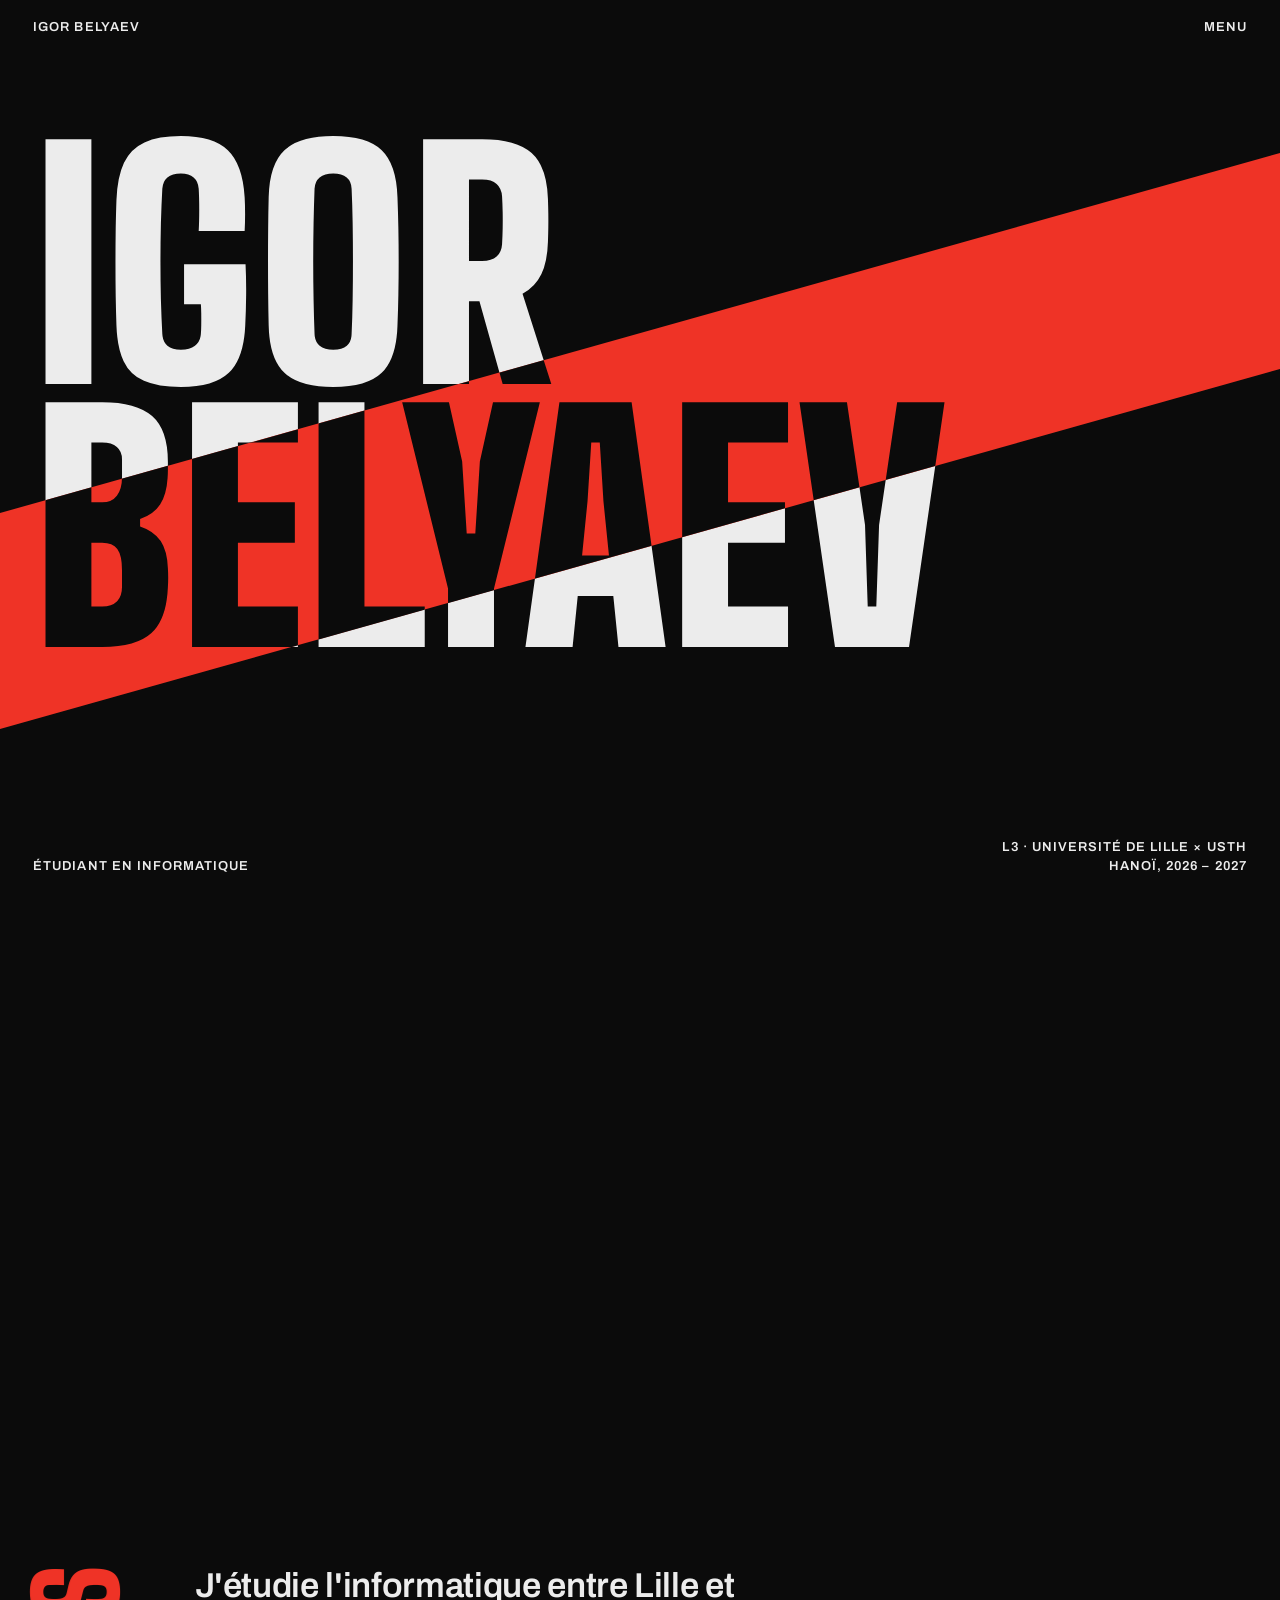
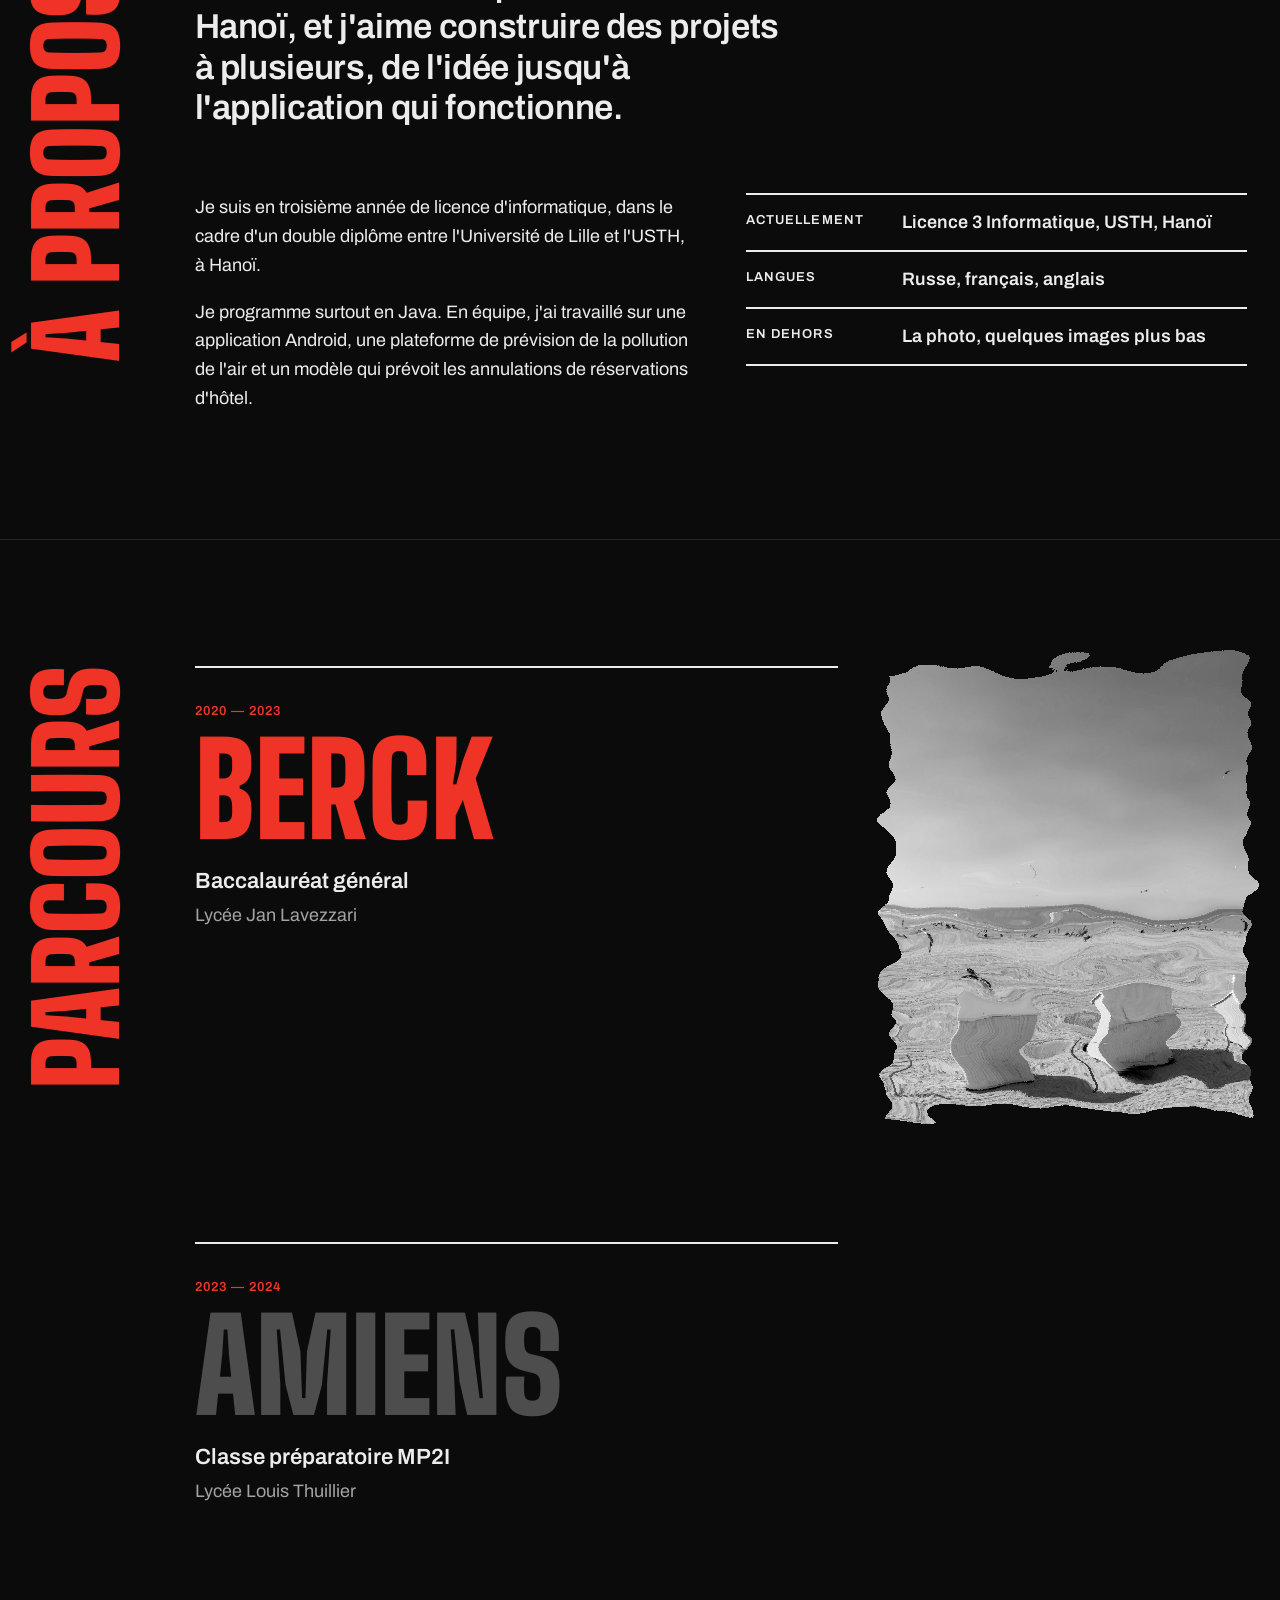
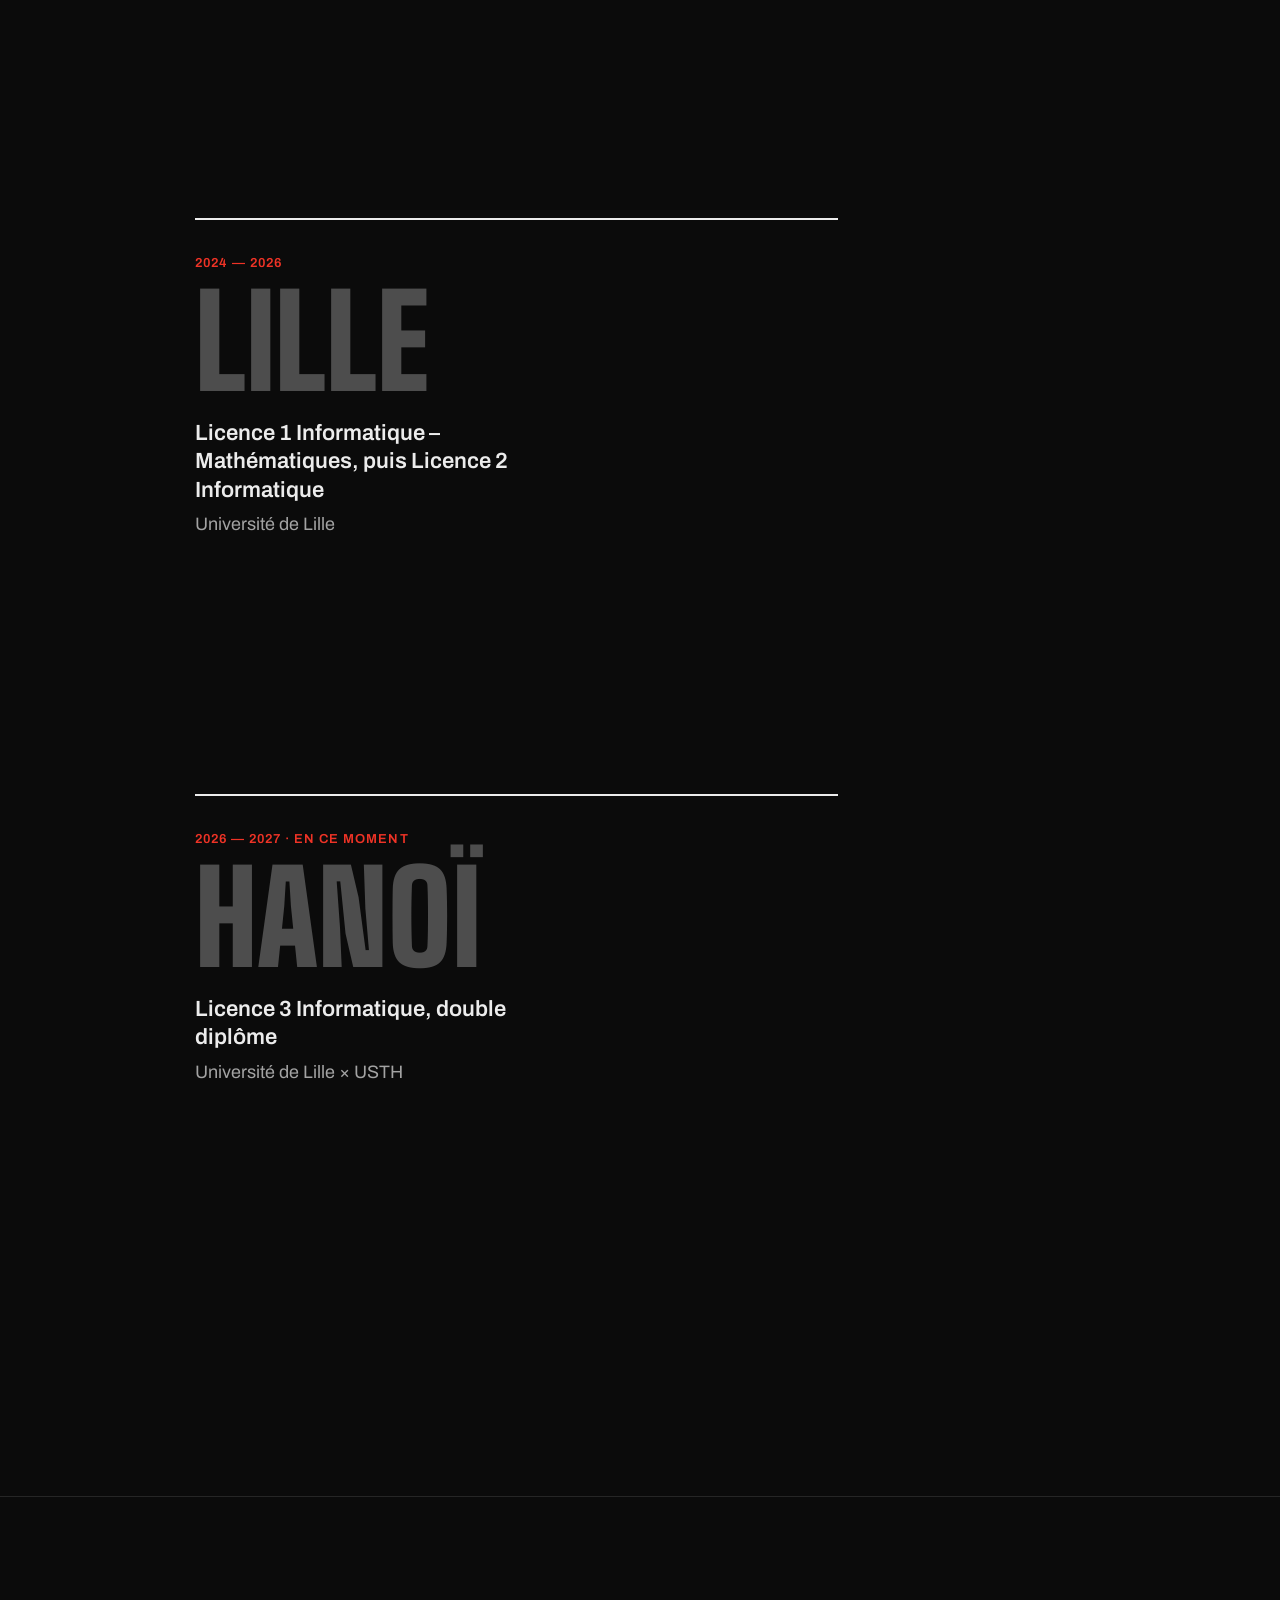
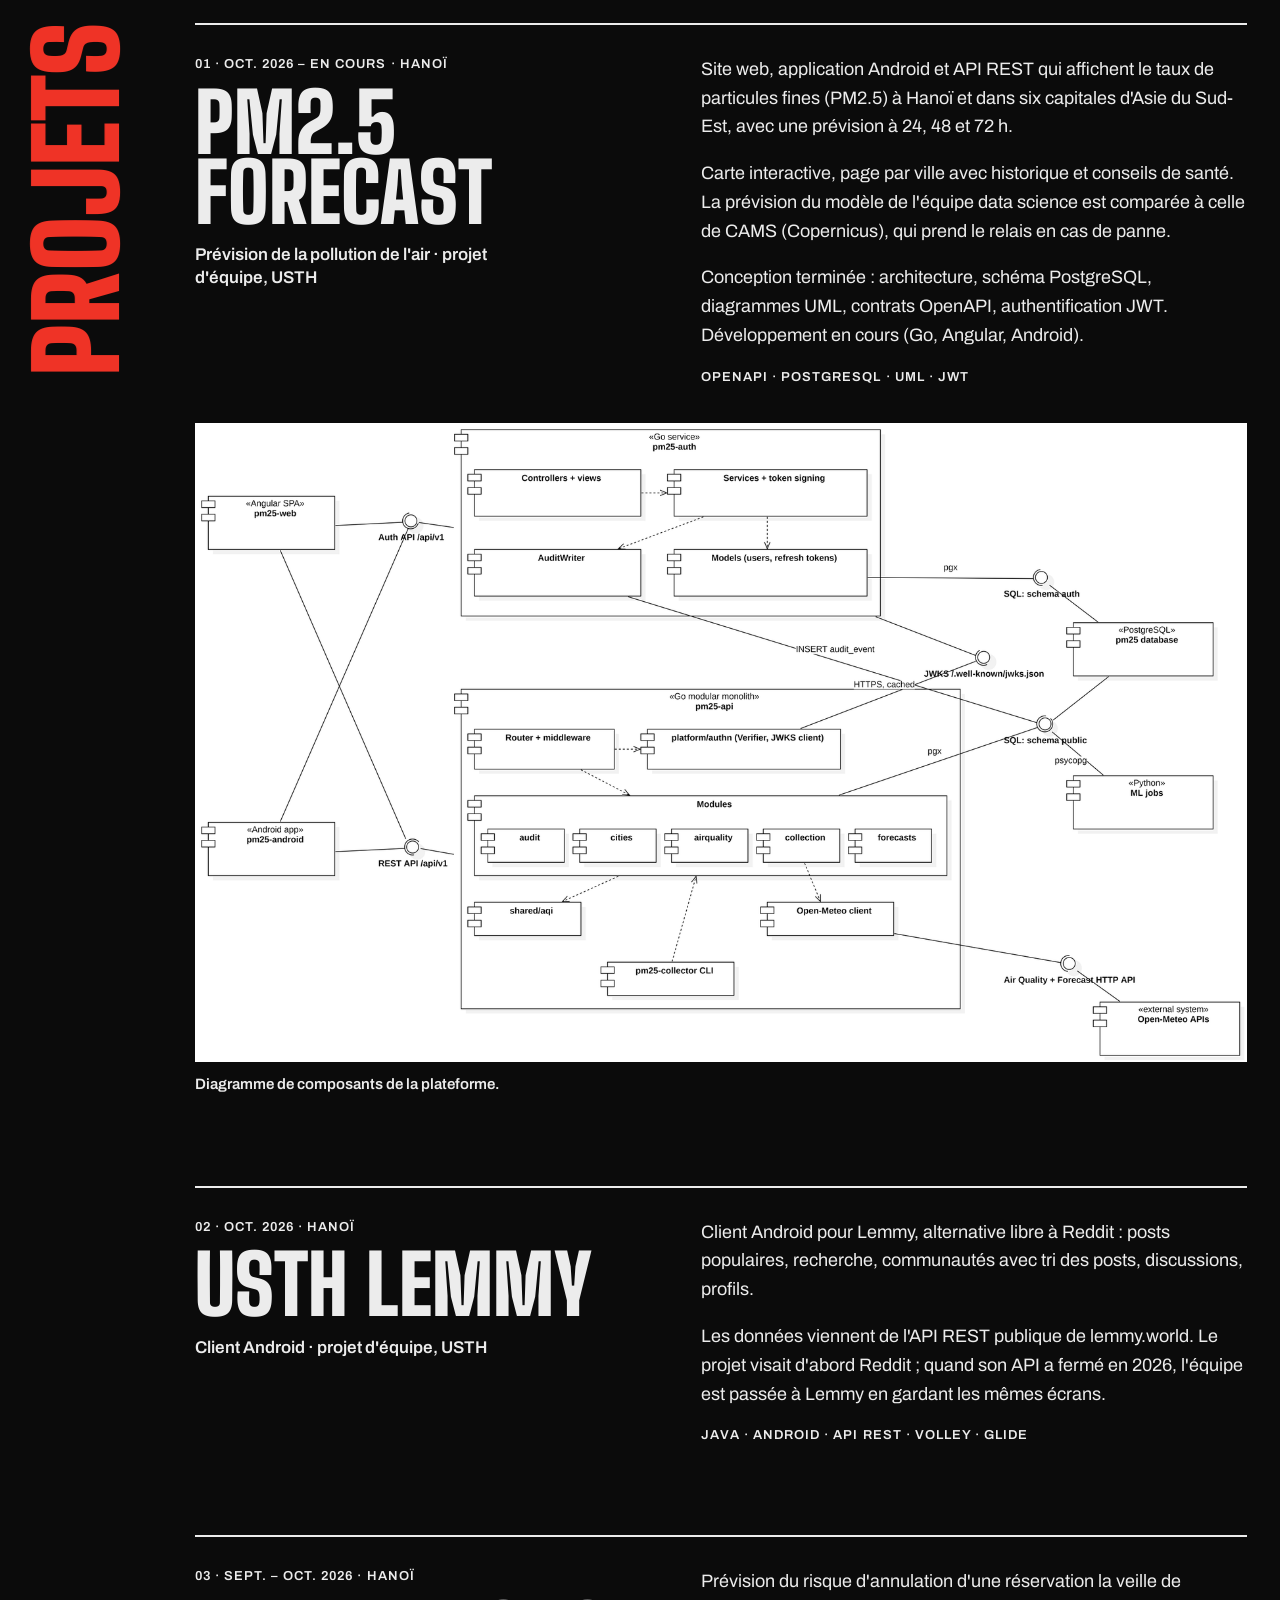
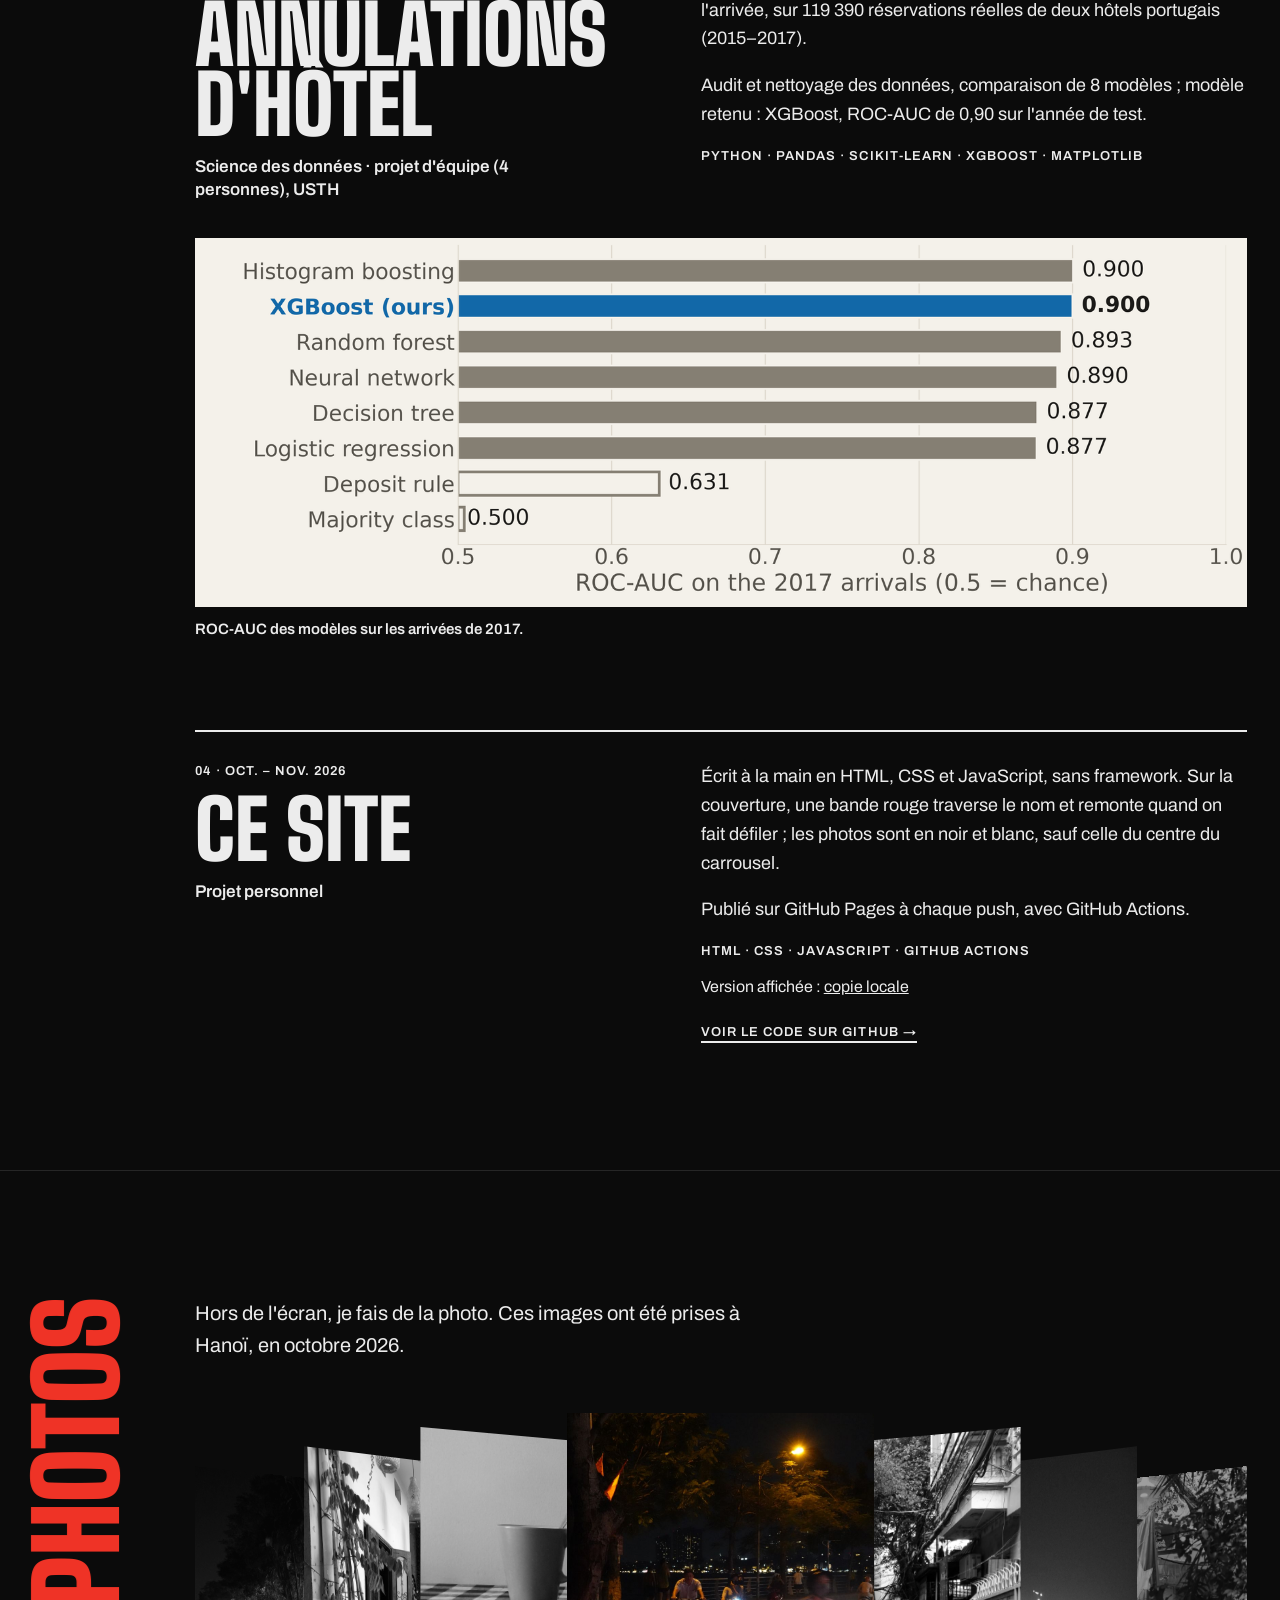
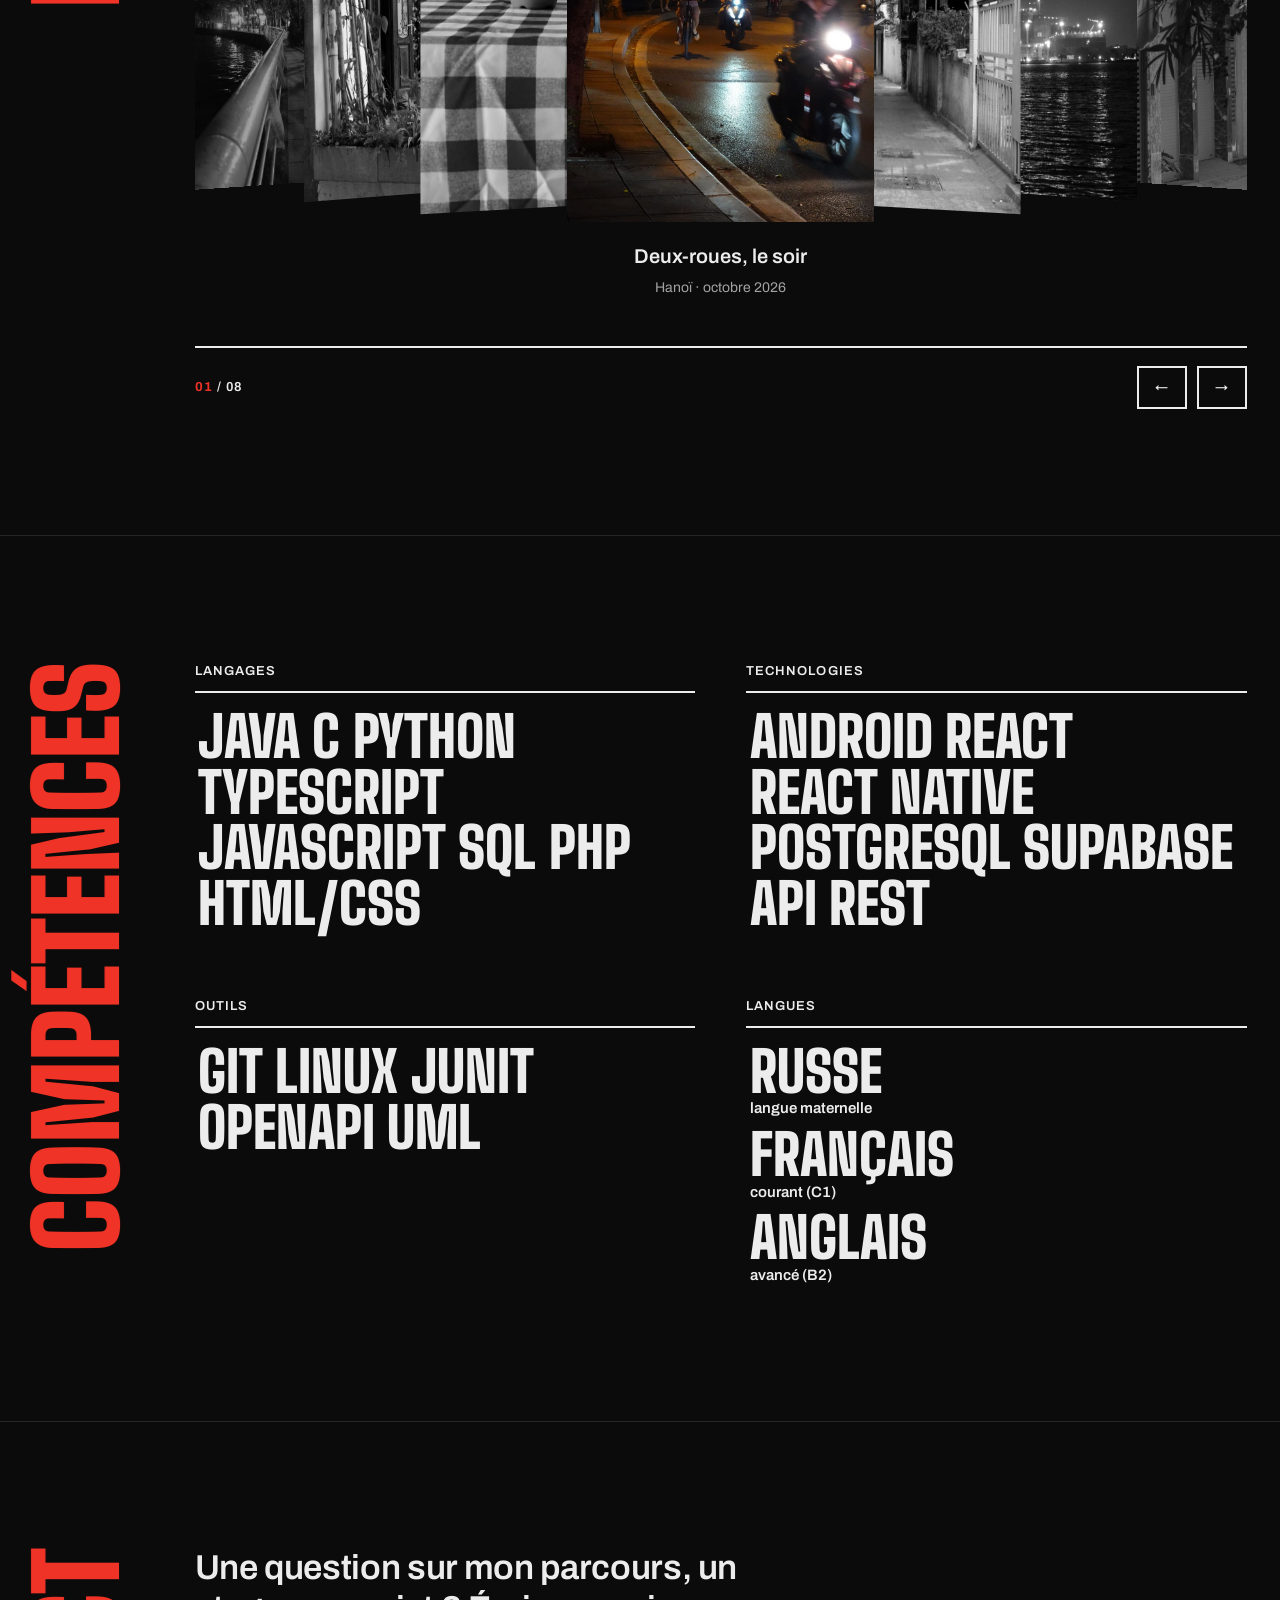
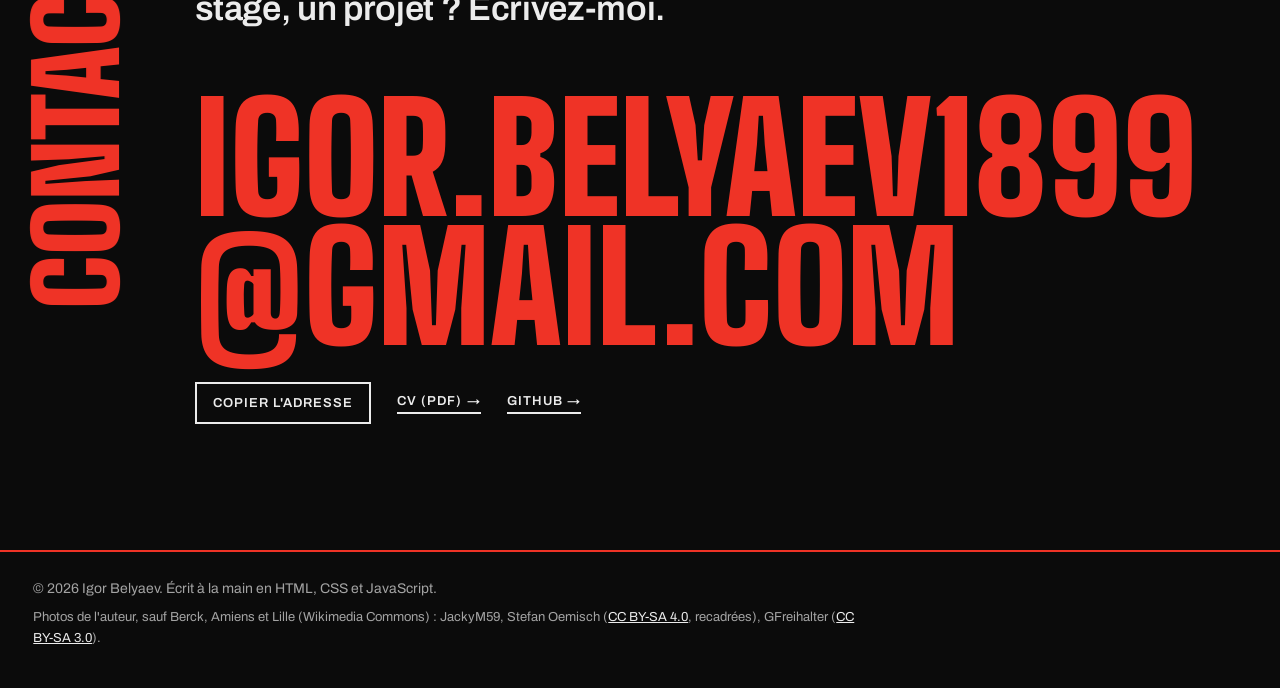
<file: site/index.html>
<!doctype html>
<html lang="fr">
<head>
  <meta charset="utf-8">
  <meta name="viewport" content="width=device-width, initial-scale=1">
  <title>Igor Belyaev</title>
  <meta name="description" content="Igor Belyaev, étudiant en troisième année d'informatique (Université de Lille et USTH, Hanoï) : projets, parcours, compétences et photos.">
  <link rel="canonical" href="https://rogirouge.github.io/portfolio/">
  <link rel="icon" href="img/favicon.png" sizes="32x32">
  <link rel="apple-touch-icon" href="img/apple-touch-icon.png">
  <!-- aperçu quand on partage le lien (Telegram, mail, réseaux) -->
  <meta property="og:type" content="website">
  <meta property="og:locale" content="fr_FR">
  <meta property="og:title" content="Igor Belyaev">
  <meta property="og:description" content="Étudiant en informatique (Université de Lille × USTH, Hanoï) : projets, parcours et photos.">
  <meta property="og:url" content="https://rogirouge.github.io/portfolio/">
  <meta property="og:image" content="https://rogirouge.github.io/portfolio/img/og.jpg">
  <meta property="og:image:width" content="1200">
  <meta property="og:image:height" content="630">
  <meta name="twitter:card" content="summary_large_image">
  <link rel="preconnect" href="https://fonts.googleapis.com">
  <link rel="preconnect" href="https://fonts.gstatic.com" crossorigin>
  <link href="https://fonts.googleapis.com/css2?family=Big+Shoulders:opsz,wght@10..72,700..900&family=Archivo:wght@400..700&display=swap" rel="stylesheet">
  <link rel="stylesheet" href="css/style.css">
  <script src="js/boot.js"></script>
</head>
<body>

  <a class="skip" href="#apropos">Aller au contenu</a>

  <header class="bar">
    <a href="#top">Igor Belyaev</a>
    <button type="button" class="menu-button" aria-expanded="false" aria-controls="menu">Menu</button>
  </header>

  <nav id="menu" class="menu" aria-label="Sections">
    <ul>
      <li><a href="#apropos">À propos</a></li>
      <li><a href="#parcours">Parcours</a></li>
      <li><a href="#projets">Projets</a></li>
      <li><a href="#photos">Photos</a></li>
      <li><a href="#competences">Compétences</a></li>
      <li><a href="#contact">Contact</a></li>
    </ul>
    <p class="menu-foot">
      <a href="mailto:igor.belyaev1899@gmail.com">igor.belyaev1899@gmail.com</a>
      <a href="cv/CV_Igor_Belyaev.pdf">CV (PDF)</a>
      <a href="https://github.com/rogirouge">GitHub</a>
    </p>
  </nav>

  <!-- filtre « liquide » : la photo du parcours se déforme en passant d'une ville à l'autre -->
  <svg class="defs" aria-hidden="true">
    <filter id="liquid">
      <feTurbulence type="fractalNoise" baseFrequency="0.011 0.03" numOctaves="2" seed="6" result="noise"/>
      <feDisplacementMap id="liquid-map" in="SourceGraphic" in2="noise" scale="0" xChannelSelector="R" yChannelSelector="G"/>
    </filter>
  </svg>

  <main id="top">

    <!-- Couverture : une affiche. Une bande rouge traverse le nom ; là où elle passe, les lettres deviennent noires.
         En faisant défiler, la bande remonte et sort de l'écran. -->
    <section class="hero">
      <div class="hero-stage">
        <div class="poster">
          <h1 class="name"><span>Igor</span><span>Belyaev</span></h1>
          <p class="hero-sub">Étudiant en informatique</p>
          <p class="hero-meta">L3 · Université de Lille × USTH<br>Hanoï, 2026 – 2027</p>
        </div>
        <div class="band" aria-hidden="true"></div>
        <div class="poster poster-k" aria-hidden="true"></div>
      </div>
    </section>

    <section id="apropos" class="section dark">
      <h2 class="side">À propos</h2>
      <div class="content">
        <p class="lead">J'étudie l'informatique entre Lille et Hanoï, et j'aime construire des projets à plusieurs,
          de l'idée jusqu'à l'application qui fonctionne.</p>
        <div class="cols">
          <div class="text">
            <p>Je suis en troisième année de licence d'informatique, dans le cadre d'un double diplôme entre
              l'Université de Lille et l'USTH, à Hanoï.</p>
            <p>Je programme surtout en Java. En équipe, j'ai travaillé sur une application Android, une plateforme
              de prévision de la pollution de l'air et un modèle qui prévoit les annulations de réservations d'hôtel.</p>
          </div>
          <dl class="facts">
            <div><dt>Actuellement</dt><dd>Licence 3 Informatique, USTH, Hanoï</dd></div>
            <div><dt>Langues</dt><dd>Russe, français, anglais</dd></div>
            <div><dt>En dehors</dt><dd>La photo, quelques images plus bas</dd></div>
          </dl>
        </div>
      </div>
    </section>

    <section id="parcours" class="section dark">
      <h2 class="side">Parcours</h2>
      <div class="content journey">
        <ol class="steps">
          <li class="step">
            <p class="step-years">2020 — 2023</p>
            <p class="step-city">Berck</p>
            <p class="step-what">Baccalauréat général</p>
            <p class="step-where">Lycée Jan Lavezzari</p>
            <span class="photo step-photo"><img src="img/parcours/berck.jpg" alt="Cabines de plage à Berck" loading="lazy" width="900" height="1125"></span>
          </li>
          <li class="step">
            <p class="step-years">2023 — 2024</p>
            <p class="step-city">Amiens</p>
            <p class="step-what">Classe préparatoire MP2I</p>
            <p class="step-where">Lycée Louis Thuillier</p>
            <span class="photo step-photo"><img src="img/parcours/amiens.jpg" alt="Barques dans les hortillonnages d'Amiens" loading="lazy" width="900" height="1125"></span>
          </li>
          <li class="step">
            <p class="step-years">2024 — 2026</p>
            <p class="step-city">Lille</p>
            <p class="step-what">Licence 1 Informatique – Mathématiques, puis Licence 2 Informatique</p>
            <p class="step-where">Université de Lille</p>
            <span class="photo step-photo"><img src="img/parcours/lille.jpg" alt="Façade de la Vieille Bourse de Lille" loading="lazy" width="900" height="1125"></span>
          </li>
          <li class="step">
            <p class="step-years">2026 — 2027 · en ce moment</p>
            <p class="step-city">Hanoï</p>
            <p class="step-what">Licence 3 Informatique, double diplôme</p>
            <p class="step-where">Université de Lille × USTH</p>
            <span class="photo step-photo"><img src="img/parcours/hanoi.jpg" alt="Arbres éclairés au bord d'un lac à Hanoï, la nuit" loading="lazy" width="900" height="1125"></span>
          </li>
        </ol>
        <div class="viewer" aria-hidden="true">
          <div class="viewer-frame">
            <span class="photo"><img src="img/parcours/berck.jpg" alt="" width="900" height="1125"></span>
            <span class="photo"><img src="img/parcours/amiens.jpg" alt="" loading="lazy" width="900" height="1125"></span>
            <span class="photo"><img src="img/parcours/lille.jpg" alt="" loading="lazy" width="900" height="1125"></span>
            <span class="photo"><img src="img/parcours/hanoi.jpg" alt="" loading="lazy" width="900" height="1125"></span>
          </div>
        </div>
      </div>
    </section>

    <section id="projets" class="section dark">
      <h2 class="side">Projets</h2>
      <div class="content projects">

        <article class="project">
          <header>
            <p class="label">01 · oct. 2026 – en cours · Hanoï</p>
            <h3 class="project-title">PM2.5 Forecast</h3>
            <p class="project-sub">Prévision de la pollution de l'air · projet d'équipe, USTH</p>
          </header>
          <div class="text">
            <p>Site web, application Android et API REST qui affichent le taux de particules fines (PM2.5) à Hanoï
              et dans six capitales d'Asie du Sud-Est, avec une prévision à 24, 48 et 72 h.</p>
            <p>Carte interactive, page par ville avec historique et conseils de santé. La prévision du modèle de l'équipe
              data science est comparée à celle de CAMS (Copernicus), qui prend le relais en cas de panne.</p>
            <p>Conception terminée&nbsp;: architecture, schéma PostgreSQL, diagrammes UML, contrats OpenAPI,
              authentification JWT. Développement en cours (Go, Angular, Android).</p>
            <p class="label stack">OpenAPI · PostgreSQL · UML · JWT</p>
          </div>
          <figure class="project-figure">
            <img src="img/projets/pm25-composants.png" width="1600" height="972" loading="lazy"
                 alt="Diagramme de composants UML : site Angular, application Android, API en Go, service d'authentification, base PostgreSQL et tâches Python du modèle">
            <figcaption>Diagramme de composants de la plateforme.</figcaption>
          </figure>
        </article>

        <article class="project">
          <header>
            <p class="label">02 · oct. 2026 · Hanoï</p>
            <h3 class="project-title">USTH Lemmy</h3>
            <p class="project-sub">Client Android · projet d'équipe, USTH</p>
          </header>
          <div class="text">
            <p>Client Android pour Lemmy, alternative libre à Reddit&nbsp;: posts populaires, recherche, communautés
              avec tri des posts, discussions, profils.</p>
            <p>Les données viennent de l'API REST publique de lemmy.world. Le projet visait d'abord Reddit&nbsp;; quand son
              API a fermé en 2026, l'équipe est passée à Lemmy en gardant les mêmes écrans.</p>
            <p class="label stack">Java · Android · API REST · Volley · Glide</p>
          </div>
        </article>

        <article class="project">
          <header>
            <p class="label">03 · sept. – oct. 2026 · Hanoï</p>
            <h3 class="project-title">Annulations d'hôtel</h3>
            <p class="project-sub">Science des données · projet d'équipe (4 personnes), USTH</p>
          </header>
          <div class="text">
            <p>Prévision du risque d'annulation d'une réservation la veille de l'arrivée, sur 119&nbsp;390 réservations
              réelles de deux hôtels portugais (2015–2017).</p>
            <p>Audit et nettoyage des données, comparaison de 8 modèles&nbsp;; modèle retenu&nbsp;: XGBoost, ROC-AUC de 0,90
              sur l'année de test.</p>
            <p class="label stack">Python · pandas · scikit-learn · XGBoost · matplotlib</p>
          </div>
          <figure class="project-figure">
            <img src="img/projets/hotels-modeles.png" width="1600" height="560" loading="lazy"
                 alt="Graphique en barres : ROC-AUC des huit modèles sur les arrivées de 2017, XGBoost et histogram boosting en tête à 0,900">
            <figcaption>ROC-AUC des modèles sur les arrivées de 2017.</figcaption>
          </figure>
        </article>

        <article class="project">
          <header>
            <p class="label">04 · oct. – nov. 2026</p>
            <h3 class="project-title">Ce site</h3>
            <p class="project-sub">Projet personnel</p>
          </header>
          <div class="text">
            <p>Écrit à la main en HTML, CSS et JavaScript, sans framework. Sur la couverture, une bande rouge traverse
              le nom et remonte quand on fait défiler&nbsp;; les photos sont en noir et blanc, sauf celle du centre du carrousel.</p>
            <p>Publié sur GitHub Pages à chaque push, avec GitHub Actions.</p>
            <p class="label stack">HTML · CSS · JavaScript · GitHub Actions</p>
            <p class="version">Version affichée&nbsp;: <a href="https://github.com/rogirouge/portfolio/commits/main" data-version>copie locale</a></p>
            <p><a class="link" href="https://github.com/rogirouge/portfolio">Voir le code sur GitHub</a></p>
          </div>
        </article>

      </div>
    </section>

    <section id="photos" class="section dark">
      <h2 class="side">Photos</h2>
      <div class="content">
        <p class="intro">Hors de l'écran, je fais de la photo. Ces images ont été prises à Hanoï, en octobre 2026.</p>
        <div class="cf" tabindex="0" aria-roledescription="carrousel" aria-label="Photos">
          <figure class="cf-item">
            <span class="photo"><img src="img/photos/01.jpg" alt="Deux-roues phares allumés sur une route au bord du lac, la nuit" loading="lazy"></span>
            <figcaption><b>Deux-roues, le soir</b><span>Hanoï · octobre 2026</span></figcaption>
          </figure>
          <figure class="cf-item">
            <span class="photo"><img src="img/photos/02.jpg" alt="Ruelle étroite avec des drapeaux rouges et un portail turquoise" loading="lazy"></span>
            <figcaption><b>Ruelle pavoisée</b><span>Hanoï · octobre 2026</span></figcaption>
          </figure>
          <figure class="cf-item">
            <span class="photo"><img src="img/photos/03.jpg" alt="Grues et chantier illuminés de l'autre côté du lac, la nuit" loading="lazy"></span>
            <figcaption><b>Grues sur l'autre rive</b><span>Hanoï · octobre 2026</span></figcaption>
          </figure>
          <figure class="cf-item">
            <span class="photo"><img src="img/photos/04.jpg" alt="Drapeau du Vietnam devant une porte, entre les feuilles" loading="lazy"></span>
            <figcaption><b>Drapeau à la porte</b><span>Hanoï · octobre 2026</span></figcaption>
          </figure>
          <figure class="cf-item">
            <span class="photo"><img src="img/photos/05.jpg" alt="Garde-corps blanc au bord du lac, reflets dorés d'un immeuble éclairé" loading="lazy"></span>
            <figcaption><b>Reflets sur le lac</b><span>Hanoï · octobre 2026</span></figcaption>
          </figure>
          <figure class="cf-item">
            <span class="photo"><img src="img/photos/06.jpg" alt="Promenade le long du lac sous les palmiers, la nuit" loading="lazy"></span>
            <figcaption><b>La promenade, la nuit</b><span>Hanoï · octobre 2026</span></figcaption>
          </figure>
          <figure class="cf-item">
            <span class="photo"><img src="img/photos/07.jpg" alt="Entrée de maison couverte de plantes et de lampes en osier" loading="lazy"></span>
            <figcaption><b>Façade végétale</b><span>Hanoï · octobre 2026</span></figcaption>
          </figure>
          <figure class="cf-item">
            <span class="photo"><img src="img/photos/08.jpg" alt="Tasse grise sur une nappe à carreaux rouges et blancs" loading="lazy"></span>
            <figcaption><b>Nature morte</b><span>Hanoï · octobre 2026</span></figcaption>
          </figure>
        </div>
        <div class="cf-bar">
          <p class="cf-count label" aria-live="polite"><b>01</b> / 08</p>
          <div class="cf-nav">
            <button type="button" class="cf-prev" aria-label="Photo précédente">←</button>
            <button type="button" class="cf-next" aria-label="Photo suivante">→</button>
          </div>
        </div>
      </div>
    </section>

    <section id="competences" class="section dark">
      <h2 class="side">Compétences</h2>
      <div class="content skills">
        <div>
          <h3 class="label">Langages</h3>
          <ul class="words"><li>Java</li><li>C</li><li>Python</li><li>TypeScript</li><li>JavaScript</li><li>SQL</li><li>PHP</li><li>HTML/CSS</li></ul>
        </div>
        <div>
          <h3 class="label">Technologies</h3>
          <ul class="words"><li>Android</li><li>React</li><li>React Native</li><li>PostgreSQL</li><li>Supabase</li><li>API REST</li></ul>
        </div>
        <div>
          <h3 class="label">Outils</h3>
          <ul class="words"><li>Git</li><li>Linux</li><li>JUnit</li><li>OpenAPI</li><li>UML</li></ul>
        </div>
        <div>
          <h3 class="label">Langues</h3>
          <ul class="words langs">
            <li>Russe <small>langue maternelle</small></li>
            <li>Français <small>courant (C1)</small></li>
            <li>Anglais <small>avancé (B2)</small></li>
          </ul>
        </div>
      </div>
    </section>

    <section id="contact" class="section dark">
      <h2 class="side">Contact</h2>
      <div class="content">
        <p class="lead">Une question sur mon parcours, un stage, un projet&nbsp;? Écrivez-moi.</p>
        <p class="mail"><a href="mailto:igor.belyaev1899@gmail.com">igor.belyaev1899<wbr>@gmail.com</a></p>
        <p class="contact-links">
          <button type="button" class="copy" hidden>Copier l'adresse</button>
          <a class="link" href="cv/CV_Igor_Belyaev.pdf">CV (PDF)</a>
          <a class="link" href="https://github.com/rogirouge">GitHub</a>
        </p>
      </div>
    </section>

  </main>

  <footer class="footer">
    <p>© 2026 Igor Belyaev. Écrit à la main en HTML, CSS et JavaScript.</p>
    <p class="credits">Photos de l'auteur, sauf Berck, Amiens et Lille (Wikimedia Commons)&nbsp;:
      JackyM59, Stefan Oemisch (<a href="https://creativecommons.org/licenses/by-sa/4.0/deed.fr">CC BY-SA 4.0</a>, recadrées),
      GFreihalter (<a href="https://creativecommons.org/licenses/by-sa/3.0/deed.fr">CC BY-SA 3.0</a>).</p>
  </footer>

  <script src="js/main.js"></script>
</body>
</html>
</file>
<file: site/css/style.css>
/* Rouge : une affiche en noir. Le rouge sert d'accent : bande de la couverture, titres verticaux,
   dates, ville du parcours, adresse. */

:root {
  --black: #0b0b0b;
  --red: #ef3326;
  --white: #ececec;
  --grey: #a3a3a3;

  --display: "Big Shoulders", Archivo, Impact, sans-serif;
  --text: Archivo, "Helvetica Neue", Arial, sans-serif;
  --ease: cubic-bezier(.22, .61, .36, 1);

  --gutter: clamp(16px, 2.6vw, 36px);
  --side: clamp(72px, 8.6vw, 150px);   /* titres verticaux des sections */
  --pw: clamp(220px, 24vw, 340px);     /* largeur d'une photo du carrousel */

  /* bande rouge de la couverture : bord gauche (a en haut, d en bas) et bord droit (b, c), en % */
  --a: 57%;
  --d: 81%;
  --b: 17%;
  --c: 41%;
}

*, *::before, *::after { box-sizing: border-box; }

html { scroll-behavior: smooth; }

body {
  margin: 0;
  font-family: var(--text);
  font-size: 18px;
  line-height: 1.6;
  color: var(--white);
  background: var(--black);
  -webkit-font-smoothing: antialiased;
  overflow-x: clip;
}

h1, h2, h3, p, figure, dl, dd, ul, ol { margin: 0; }
ul, ol { padding: 0; list-style: none; }
a { color: inherit; }
button { font: inherit; color: inherit; }
a:focus-visible, button:focus-visible, .cf:focus-visible { outline: 2px solid currentColor; outline-offset: 4px; }
code { font-family: ui-monospace, Menlo, Consolas, monospace; font-size: .85em; }
.defs { position: absolute; width: 0; height: 0; }

.red { background: var(--red); color: var(--black); }
.dark { background: var(--black); color: var(--white); }
::selection { background: var(--black); color: var(--red); }
.dark ::selection { background: var(--red); color: var(--black); }

/* petits libellés en capitales */
.label, .bar, .hero-sub, .hero-meta, .step-years, .menu-foot, .cf-count, .copy, .cf-nav button, .link, .facts dt {
  font-family: var(--text);
  font-size: 13px;
  font-weight: 600;
  line-height: 1.45;
  letter-spacing: .08em;
  text-transform: uppercase;
}

/* grands caractères étroits */
.name, .side, .step-city, .viewer-next, .words li, .project-title, .mail, .menu li a {
  font-family: var(--display);
  font-weight: 900;
  line-height: .86;
  text-transform: uppercase;
}

.skip {
  position: absolute;
  top: -100px;
  left: var(--gutter);
  z-index: 100;
  padding: 8px 14px;
  background: var(--red);
  color: var(--black);
}
.skip:focus { top: 12px; }

/* ---------- Barre du haut : blanche sur le noir, noire sur le rouge ---------- */

.bar {
  position: fixed;
  top: 0;
  left: 0;
  right: 0;
  z-index: 60;
  display: flex;
  justify-content: space-between;
  align-items: center;
  padding: 18px var(--gutter);
  color: var(--white);
  pointer-events: none;
  transition: color .25s;
}
.bar.on-red { color: var(--black); }
.bar a, .bar button { pointer-events: auto; text-decoration: none; }
.menu-button { padding: 0; border: 0; background: none; letter-spacing: inherit; text-transform: inherit; font-weight: inherit; cursor: pointer; }

/* ---------- Menu plein écran ---------- */

.menu {
  position: fixed;
  inset: 0;
  z-index: 55;
  display: flex;
  flex-direction: column;
  justify-content: center;
  padding: 70px var(--gutter);
  background: var(--black);
  color: var(--white);
  opacity: 0;
  visibility: hidden;
  transition: opacity .35s, visibility .35s;
}
.menu-open { overflow: hidden; }
.menu-open .menu { opacity: 1; visibility: visible; }

.menu li { overflow: hidden; }
.menu li a {
  position: relative;
  display: inline-block;
  font-size: min(13vh, 12vw);
  text-decoration: none;
  transform: translateY(105%);
  transition: transform .6s var(--ease);
}
.menu-open .menu li a { transform: none; }
.menu-open .menu li:nth-child(2) a { transition-delay: .05s; }
.menu-open .menu li:nth-child(3) a { transition-delay: .1s; }
.menu-open .menu li:nth-child(4) a { transition-delay: .15s; }
.menu-open .menu li:nth-child(5) a { transition-delay: .2s; }
.menu-open .menu li:nth-child(6) a { transition-delay: .25s; }

/* le mot se barre au survol */
.menu li a::after {
  content: "";
  position: absolute;
  top: 46%;
  left: -.04em;
  right: -.04em;
  height: .09em;
  background: var(--red);
  transform: scaleX(0);
  transform-origin: left;
  transition: transform .45s var(--ease);
}
.menu li a:hover::after, .menu li a:focus-visible::after { transform: scaleX(1); }

.menu-foot {
  position: absolute;
  left: var(--gutter);
  right: var(--gutter);
  bottom: 22px;
  display: flex;
  justify-content: space-between;
  gap: 20px;
}
.menu-foot a { text-decoration: none; }
.menu-foot a:hover { text-decoration: underline; }

/* ---------- Couverture ---------- */

.hero { position: relative; }
.js .hero { height: 160svh; }

.hero-stage {
  position: relative;
  height: 100svh;
  min-height: 560px;
  overflow: hidden;
  background: var(--black);
}
.js .hero-stage { position: sticky; top: 0; }

.poster { position: absolute; inset: 0; z-index: 1; color: var(--white); }

.name {
  position: absolute;
  top: 15svh;
  left: var(--gutter);
  font-size: var(--name, 17vw);
  letter-spacing: .005em;
}
.name span { display: block; }

.hero-sub, .hero-meta { position: absolute; bottom: 24px; }
.hero-sub { left: var(--gutter); }
.hero-meta { right: var(--gutter); text-align: right; }

.band {
  position: absolute;
  inset: 0;
  z-index: 0;
  background: var(--red);
  clip-path: polygon(0 var(--a), 100% var(--b), 100% var(--c), 0 var(--d));
}
/* avec JavaScript : la bande passe devant le nom, et une copie noire du nom apparaît dans la bande */
.js .band { z-index: 2; }
.poster-k {
  z-index: 3;
  color: var(--black);
  clip-path: polygon(0 var(--a), 100% var(--b), 100% var(--c), 0 var(--d));
}

.js .name span, .js .hero-sub, .js .hero-meta { animation: rise .9s var(--ease) both; }
.js .name span + span { animation-delay: .08s; }
.js .hero-sub, .js .hero-meta { animation-delay: .35s; }
@keyframes rise { from { opacity: 0; transform: translateY(30px); } }
.js .band, .js .poster-k { animation: sweep 1.1s var(--ease) .1s both; }
@keyframes sweep { from { clip-path: polygon(0 100%, 100% 100%, 100% 100%, 0 100%); } }

/* ---------- Sections ---------- */

.section {
  display: grid;
  grid-template-columns: var(--side) minmax(0, 1fr);
  column-gap: clamp(24px, 4vw, 72px);
  padding: clamp(90px, 14vh, 160px) var(--gutter);
}
.section + .section { border-top: 1px solid #262626; }

/* le titre se lit de bas en haut, le long du bord gauche, et reste visible pendant la section */
.side {
  position: sticky;
  top: 80px;
  align-self: start;
  writing-mode: vertical-rl;
  transform: rotate(180deg);
  font-size: var(--side);
  line-height: .8;
  white-space: nowrap;
}
.dark .side { color: var(--red); }

.content { max-width: 1180px; min-width: 0; }

.lead {
  max-width: 30ch;
  font-size: clamp(26px, 2.7vw, 40px);
  font-weight: 600;
  line-height: 1.18;
  letter-spacing: -.01em;
}

.cols {
  display: grid;
  grid-template-columns: minmax(0, 1fr) minmax(0, 1fr);
  gap: clamp(28px, 4vw, 64px);
  margin-top: clamp(36px, 5vw, 64px);
}
.text p { margin-bottom: 1em; }
.text p:last-child { margin-bottom: 0; }

.facts div {
  display: grid;
  grid-template-columns: 140px 1fr;
  gap: 16px;
  padding: 13px 0;
  border-top: 2px solid currentColor;
}
.facts div:last-child { border-bottom: 2px solid currentColor; }
.facts dt { padding-top: 3px; }
.facts dd { font-weight: 600; }

.link { text-decoration: none; border-bottom: 2px solid currentColor; padding-bottom: 2px; }
.link::after { content: " →"; }

.intro { max-width: 52ch; margin-bottom: clamp(30px, 4vw, 56px); font-size: 20px; }

/* ---------- Photos en noir et blanc ; celle du centre du carrousel en couleurs ---------- */

.photo { position: relative; display: block; overflow: hidden; isolation: isolate; background: var(--black); }
.photo img {
  display: block;
  width: 100%;
  height: auto;
  aspect-ratio: 4 / 5;
  object-fit: cover;
  filter: grayscale(1) contrast(1.05);
  transition: filter .8s var(--ease);
}
.photo.color img { filter: none; }

/* ---------- Parcours ---------- */

.journey {
  display: grid;
  grid-template-columns: minmax(0, 1fr) minmax(240px, 34%);
  gap: clamp(28px, 4vw, 72px);
}

.step {
  position: relative;
  min-height: 64svh;
  padding: 34px 0 60px;
  border-top: 2px solid var(--white);
}
.step-years { color: var(--red); }
.step-city { margin: 14px 0 22px; font-size: clamp(72px, 10vw, 170px); }
.step-what { max-width: 30ch; font-size: 22px; font-weight: 600; line-height: 1.3; }
.step-where { margin-top: 6px; color: var(--grey); }
.step-photo { display: none; }

/* la vue d'aujourd'hui et la suite */
.step-city { color: #4d4d4d; transition: color .4s; }
.step.on .step-city { color: var(--red); }
.step-next .step-city { color: transparent; -webkit-text-stroke: 2px var(--white); }
.step-next.on .step-city { color: transparent; -webkit-text-stroke-color: var(--red); }
@supports not (-webkit-text-stroke: 1px #000) { .step-next .step-city { color: var(--grey); } }

.viewer { position: sticky; top: 16svh; align-self: start; }
.viewer-frame {
  position: relative;
  aspect-ratio: 4 / 5;
  background: var(--black);
  filter: url(#liquid);
}
.viewer-frame .photo, .viewer-next {
  position: absolute;
  inset: 0;
  opacity: 0;
  transition: opacity .5s ease;
}
.viewer-frame .photo img { height: 100%; aspect-ratio: auto; }
.viewer-frame .on { opacity: 1; }
.viewer-next {
  display: flex;
  align-items: center;
  justify-content: center;
  border: 2px solid var(--red);
  font-size: clamp(64px, 8vw, 140px);
  color: var(--red);
}

/* ---------- Projets ---------- */

.project {
  display: grid;
  grid-template-columns: minmax(0, 5fr) minmax(0, 6fr);
  gap: 18px clamp(28px, 4vw, 64px);
  padding: 30px 0 clamp(56px, 7vw, 96px);
  border-top: 2px solid currentColor;
}
.project:last-child { padding-bottom: 0; }
.project-title { margin: 14px 0 16px; font-size: clamp(54px, 6.4vw, 112px); }
.project-sub { max-width: 32ch; font-size: 17px; font-weight: 600; line-height: 1.35; }
.project .stack { margin-top: 18px; }
.project-figure { grid-column: 1 / -1; margin-top: 18px; }
.project-figure img {
  display: block;
  width: 100%;
  height: auto;
  background: #fff;
}
.project-figure figcaption { margin-top: 10px; font-size: 15px; font-weight: 600; }
.version { font-size: 16px; }

/* ---------- Compétences ---------- */

.skills {
  display: grid;
  grid-template-columns: repeat(2, minmax(0, 1fr));
  gap: clamp(40px, 5vw, 80px) clamp(24px, 4vw, 64px);
}
.skills .label { margin-bottom: 18px; padding-bottom: 10px; border-bottom: 2px solid currentColor; }
.words { display: flex; flex-wrap: wrap; gap: 0 .32em; }
.words li {
  width: fit-content;
  margin-bottom: 6px;
  padding: .02em .06em 0;
  font-size: clamp(40px, 4.4vw, 76px);
  transition: background .2s, color .2s;
}
.words.langs { display: block; }
.words li:hover { background: var(--red); color: var(--black); }
.words small {
  display: block;
  margin: 4px 0 10px;
  font-family: var(--text);
  font-size: 15px;
  font-weight: 600;
  line-height: 1.3;
  text-transform: none;
}

/* ---------- Photos : carrousel en éventail ---------- */

.cf {
  position: relative;
  height: calc(var(--pw) * 4 / 3 + 96px);
  overflow-x: clip;
  perspective: 1600px;
  outline: none;
  touch-action: pan-y;
  user-select: none;
}
.cf-item {
  position: absolute;
  top: 0;
  left: 50%;
  width: var(--pw);
  margin-left: calc(var(--pw) / -2);
  transition: transform .8s var(--ease), opacity .8s var(--ease);
  cursor: pointer;
}
.cf-item .photo img { aspect-ratio: 3 / 4; pointer-events: none; }
.cf-item figcaption {
  position: absolute;
  top: calc(100% + 18px);
  left: -60%;
  right: -60%;
  text-align: center;
  opacity: 0;
  transition: opacity .4s;
}
.cf-item.on figcaption { opacity: 1; }
.cf-item figcaption b { display: block; font-size: 20px; font-weight: 600; }
.cf-item figcaption span { font-size: 14px; color: var(--grey); }

.cf-bar {
  display: flex;
  justify-content: space-between;
  align-items: center;
  margin-top: 28px;
  padding-top: 18px;
  border-top: 2px solid var(--white);
}
.cf-count b { color: var(--red); }
.cf-nav { display: flex; gap: 10px; }
.cf-nav button, .copy {
  padding: 10px 16px;
  border: 2px solid currentColor;
  background: none;
  cursor: pointer;
  transition: background .2s, color .2s;
}
.cf-nav button:hover { background: var(--white); color: var(--black); }

/* sans JavaScript : une simple bande de photos qu'on fait défiler */
html:not(.js) .cf { display: flex; gap: 16px; height: auto; overflow-x: auto; }
html:not(.js) .cf-item { position: static; flex: 0 0 var(--pw); margin: 0; }
html:not(.js) .cf-item figcaption { position: static; margin-top: 12px; text-align: left; opacity: 1; }
html:not(.js) .cf-bar { display: none; }

/* ---------- Contact ---------- */

.mail {
  margin: clamp(36px, 5vw, 64px) 0 30px;
  font-size: 8vw;             /* ajusté à la largeur par main.js */
  color: var(--red);
  overflow-wrap: anywhere;
}
.mail a { text-decoration: none; }
.mail a:hover { color: var(--white); }
.contact-links { display: flex; flex-wrap: wrap; align-items: center; gap: 18px 26px; }
.copy:hover { background: var(--white); color: var(--black); }

/* ---------- Pied de page ---------- */

.footer {
  padding: 26px var(--gutter) 40px;
  border-top: 2px solid var(--red);
  font-size: 14px;
  color: var(--grey);
}
.credits { max-width: 120ch; margin-top: 6px; font-size: 13px; }
.footer a { color: var(--white); }

/* ---------- Page 404 ---------- */

.not-found {
  display: flex;
  flex-direction: column;
  justify-content: center;
  gap: 32px;
  min-height: 100svh;
  padding: 90px var(--gutter);
}
.not-found .name { position: static; font-size: min(42vw, 62svh); }

/* ---------- Écrans étroits ---------- */

@media (max-width: 860px) {
  body { font-size: 17px; }
  .bar { padding: 14px var(--gutter); }

  /* les deux légendes de la couverture passent l'une sous l'autre */
  .hero-sub { bottom: 76px; }
  .hero-meta { left: var(--gutter); right: auto; text-align: left; }

  .section { grid-template-columns: minmax(0, 1fr); row-gap: 28px; }
  .side { position: static; writing-mode: horizontal-tb; transform: none; font-size: 21vw; }

  .cols, .skills, .project { grid-template-columns: 1fr; }
  .facts div { grid-template-columns: 1fr; gap: 2px; }

  .journey { grid-template-columns: 1fr; }
  .viewer { display: none; }
  .step { min-height: 0; }
  .step-photo { display: block; width: min(72%, 360px); margin-top: 24px; }
  .menu-foot { flex-direction: column; gap: 6px; }
}

@media (prefers-reduced-motion: reduce) {
  html { scroll-behavior: auto; }
  *, *::before, *::after { animation: none !important; transition: none !important; }
  .js .hero { height: auto; }
  .js .hero-stage { position: relative; }
  .viewer-frame { filter: none; }
}
</file>
